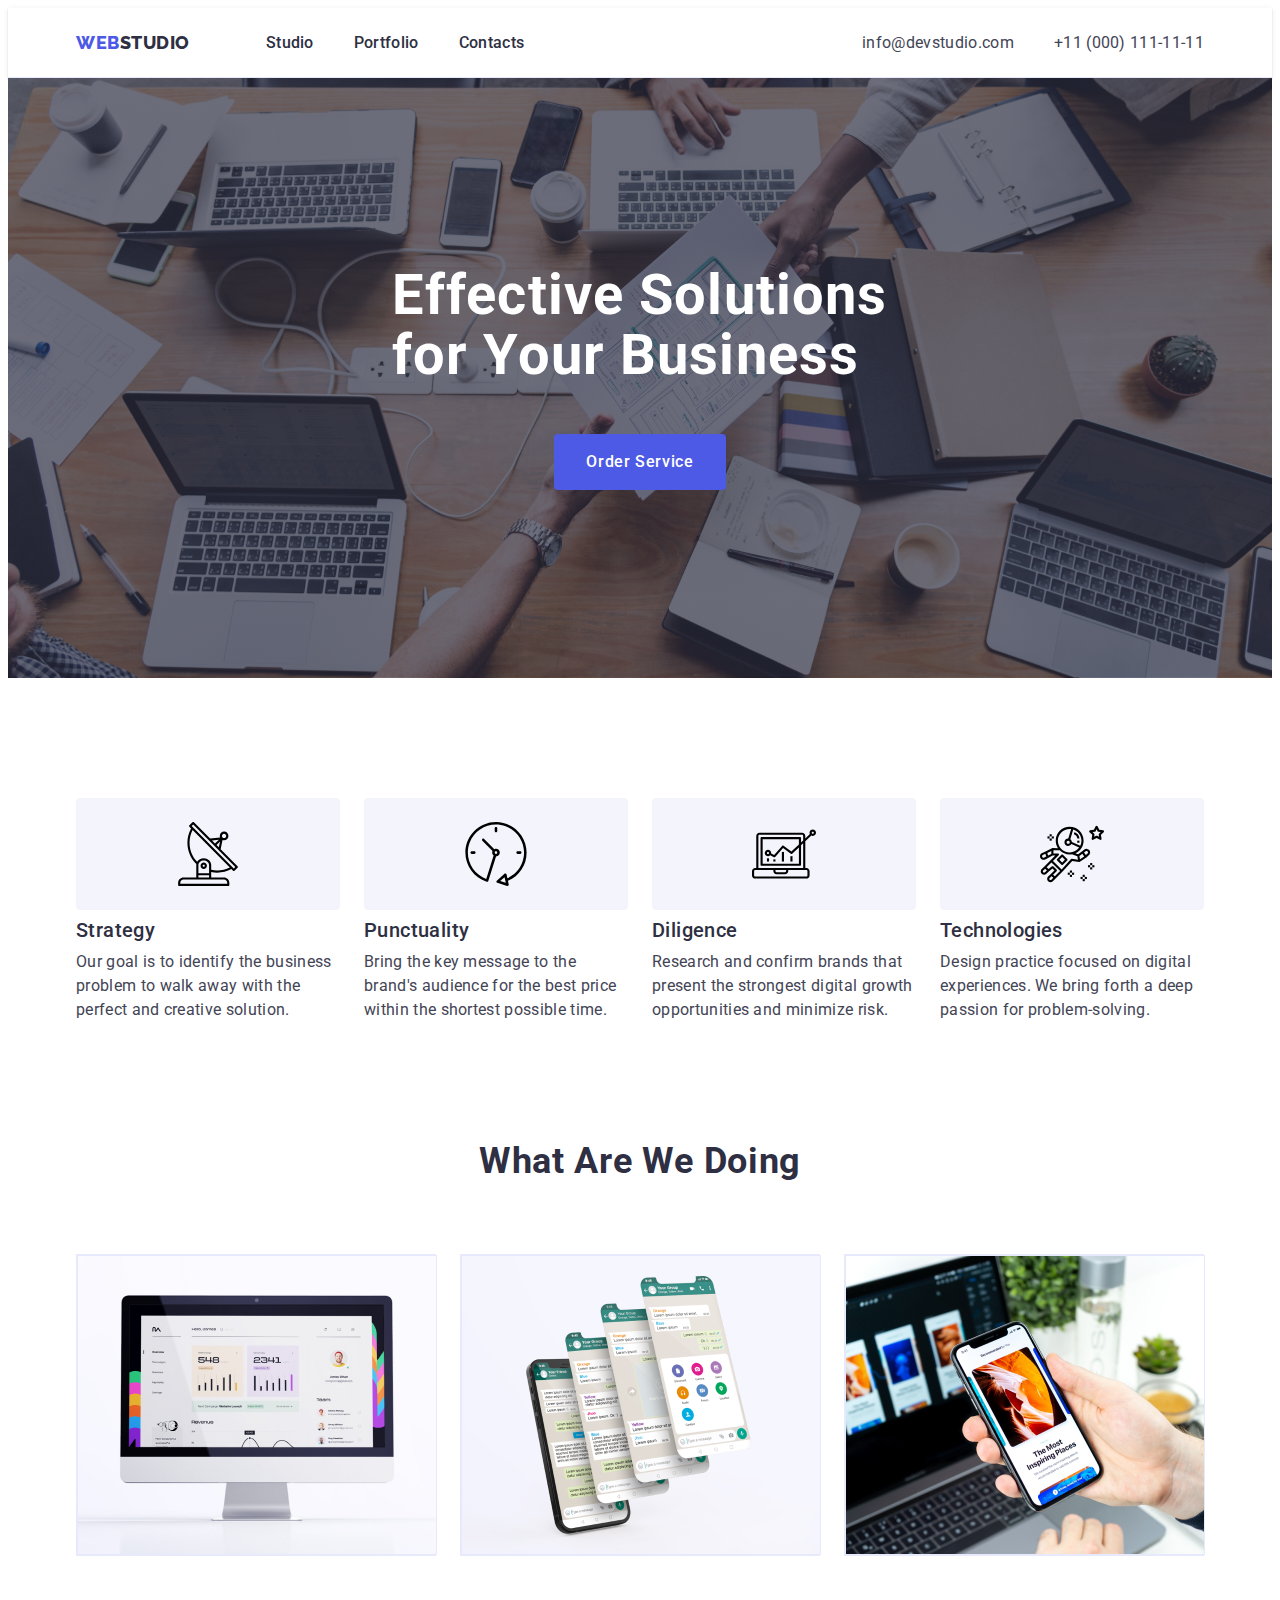
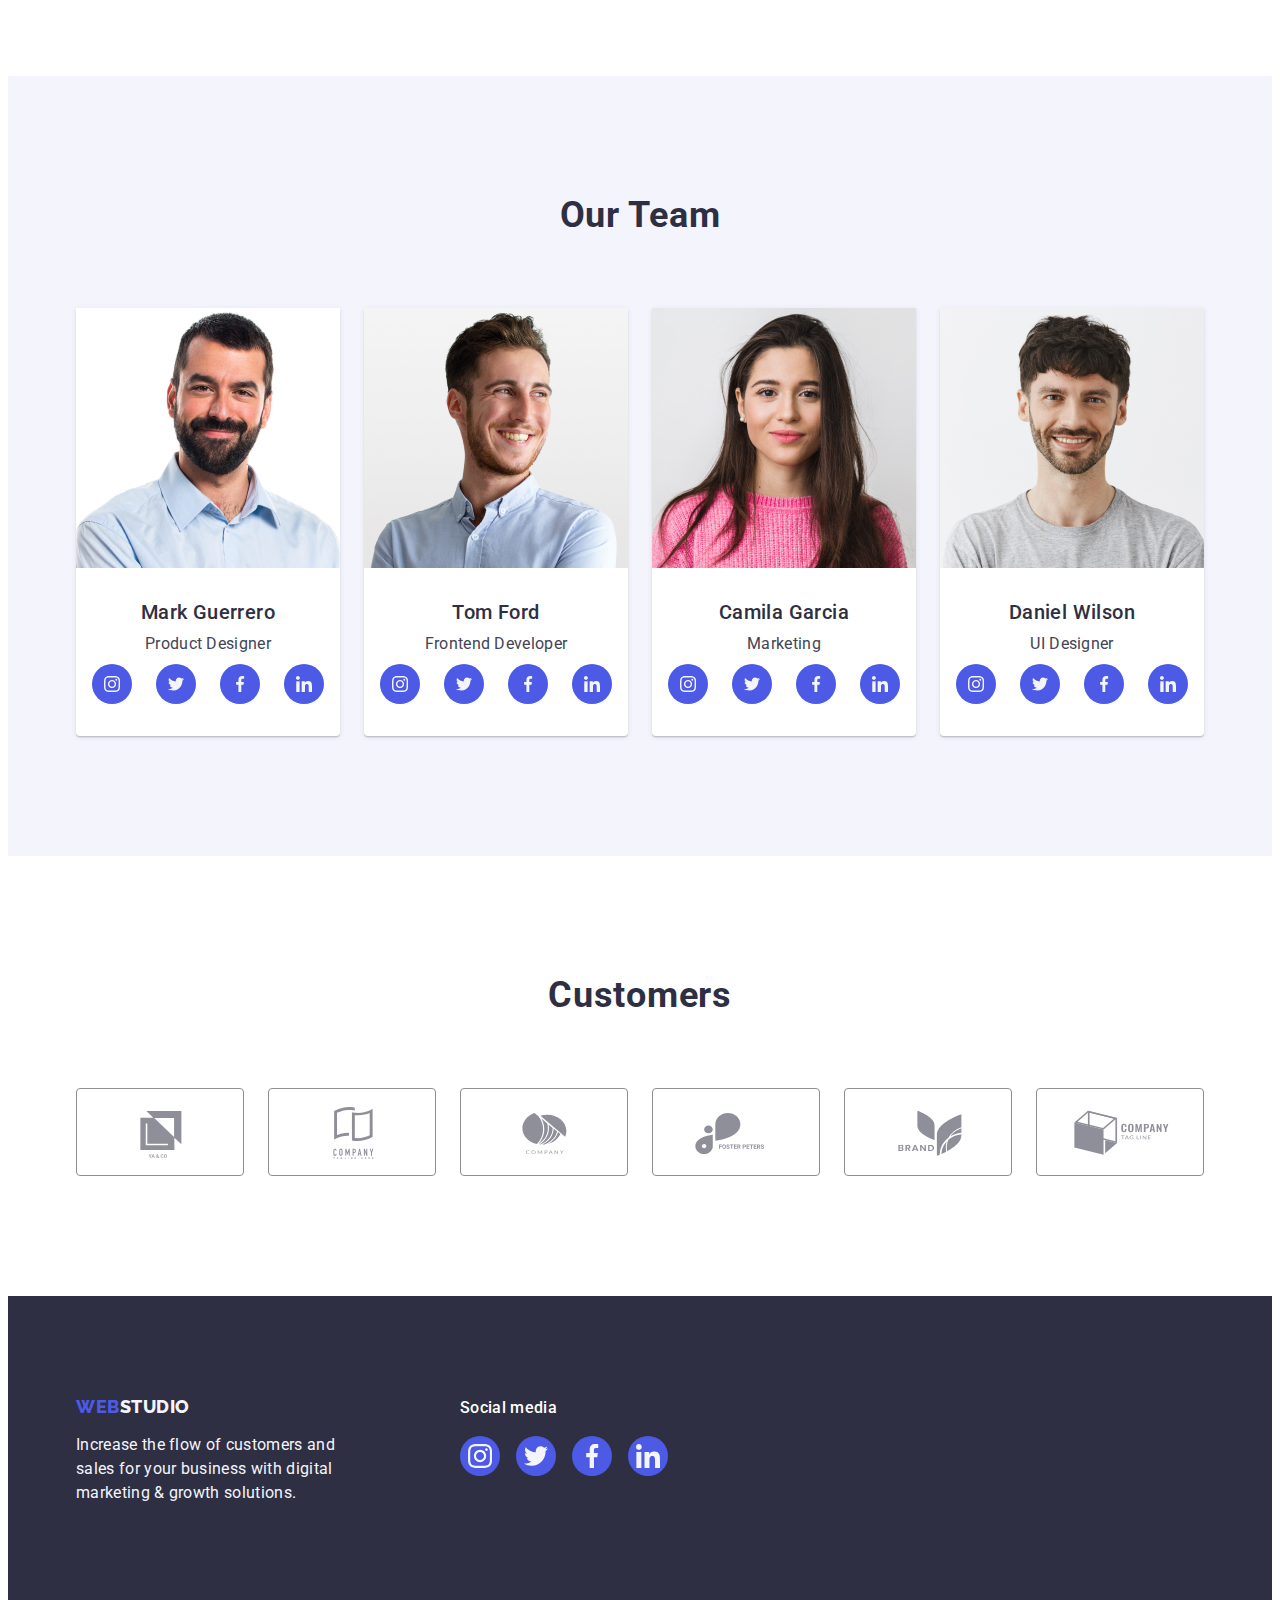
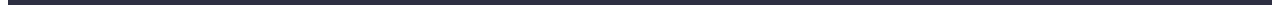
<file: index.html>
<!DOCTYPE html>
<html lang="en">
  <head>
    <meta charset="UTF-8">
    <meta name="viewport" content="width=device-width, initial-scale=1.0">
    <title>Document</title>
    <link rel="preconnect" href="https://fonts.googleapis.com">
    <link rel="preconnect" href="https://fonts.gstatic.com" crossorigin>
    <link
    href="https://fonts.googleapis.com/css2?family=Raleway:wght@800&family=Roboto:wght@400;500;700;900&display=swap"
    rel="stylesheet">
<link rel="stylesheet" href="https://cdnjs.cloudflare.com/ajax/libs/modern-normalize/2.0.0/modern-normalize.min.css" integrity="sha512-4xo8blKMVCiXpTaLzQSLSw3KFOVPWhm/TRtuPVc4WG6kUgjH6J03IBuG7JZPkcWMxJ5huwaBpOpnwYElP/m6wg==" crossorigin="anonymous" referrerpolicy="no-referrer">
<link rel="stylesheet" href="./css/styles.css">
  
 

<!-- ПОЧАТКОВА секція хедера -->
</head>
  <body>
    <header class="site-header">
      <div class="container header-flex">
        <nav class="nav-flex">
          <a href="./index.html" class="logo link"
            >Web<span class="logo-header">Studio</span></a
          >
          <ul class="nav list">
            <li class="nav-link">
              <a href="./index.html" class="item link current">Studio</a>
            </li>
            <li class="nav-link">
              <a href="./portfolio.html" class="item link">Portfolio</a>
            </li>
            <li class="nav-link"><a href="" class="item link">Contacts</a></li>
          </ul>
        </nav>
        <address class="address">
          <ul class="address-list list">
            <li class="address-link">
              <a href="mailto:info@devstudio.com" class="item link"
                >info@devstudio.com</a
              >
            </li>
            <li class="address-link">
              <a href="tel:+110001111111" class="item link"
                >+11 (000) 111-11-11</a
              >
            </li>
          </ul>
        </address>
      </div>
    </header>
    <main>



      <!-- Секція №1 HERO -->
      <section class="hero">
        <div class="container">
          <h1 class="hero-title">Effective Solutions for Your Business</h1>
          <button type="button" class="hero-btn">Order Service</button>
        </div>
      </section>



      <!-- Секція №2 FEATURES особливості, 4 контейнери з іконками-->
      <section class="section">
        <div class="container">
          <h2 class="visually-hidden">Features</h2>
          <ul class="features list">
            <li class="card">
              <div class="features-icon">
                <svg width="64" height="64">
                  <use href="./images/icons.svg#icon-antenna"></use>
                </svg>
              </div>
              <h3 class="features-title">Strategy</h3>
              <p class="features-text">
                Our goal is to identify the business problem to walk away with
                the perfect and creative solution.
              </p>
            </li>
            <li class="card">
              <div class="features-icon">
                <svg width="64" height="64">
                  <use href="./images/icons.svg#icon-clock"></use>
                </svg>
              </div>
              <h3 class="features-title">Punctuality</h3>
              <p class="features-text">
                Bring the key message to the brand's audience for the best price
                within the shortest possible time.
              </p>
            </li>
            <li class="card">
              <div class="features-icon">
                <svg width="64" height="64">
                  <use href="./images/icons.svg#icon-diagram"></use>
                </svg>
              </div>
              <h3 class="features-title">Diligence</h3>
              <p class="features-text">
                Research and confirm brands that present the strongest digital
                growth opportunities and minimize risk.
              </p>
            </li>
            <li class="card">
              <div class="features-icon">
                <svg width="64" height="64">
                  <use href="./images/icons.svg#icon-astronaut"></use>
                </svg>
              </div>
              <h3 class="features-title">Technologies</h3>
              <p class="features-text">
                Design practice focused on digital experiences. We bring forth a
                deep passion for problem-solving.
              </p>
            </li>
          </ul>
        </div>
      </section>



      <!-- Секція №3 IMG для What are we doing -->
      <section class="section-img">
        <div class="container">
          <h2 class="header">What are we doing</h2>
          <ul class="img list">
            <li class="img-card">
              <img src="./images/rectangle71.jpg" alt="development of sites">
            </li>
            <li class="img-card">
              <img
                src="./images/rectangle72.jpg"
                alt="development of mobile applications">
            </li>
            <li class="img-card">
              <img src="./images/rectangle73.jpg" alt="design development">
            </li>
          </ul>
        </div>
      </section>



      <!-- Секція №4 Our Team з іконками з 4 соціальними мережами -->
      <section class="section team">
        <div class="container">
          <h2 class="team-header">Our Team</h2>
          
          <ul class="team-block list">
            <li class="team-card">
              <img src="./images/mark.jpg" alt="Mark" width="264">
              <div class="team-info">
                <h3 class="team-person">Mark Guerrero</h3>
                <p class="team-position">Product Designer</p>
                
                <ul class="social-item list">
                  <li class="social-item">
                    <a class="team-iconbgr" href="">
                      <svg class="team-icon" width="16" height="16">
                        <use href="./images/icons.svg#icon-instagram-team"></use>
                      </svg>
                    </a>
                  </li>
                  
                  <li class="social-item">
                    <a href="" class="team-iconbgr">
                      <svg class="team-icon" width="16" height="16">
                        <use href="./images/icons.svg#icon-twitter-team"></use>
                      </svg>
                    </a>
                  </li>
                  <li class="social-item">
                    <a href="" class="team-iconbgr">
                      <svg class="team-icon" width="16" height="16">
                        <use href="./images/icons.svg#icon-facebook-team"></use>
                      </svg>
                    </a>
                  </li>
                  <li class="social-item">
                    <a href="" class="team-iconbgr">
                      <svg class="team-icon" width="16" height="16">
                        <use href="./images/icons.svg#icon-linkedin-team"></use>
                      </svg>
                    </a>
                  </li>
                </ul>
              </div>
            </li>
            <li class="team-card">
              <img src="./images/tom.jpg" alt="Tom" width="264">
              <div class="team-info">
                <h3 class="team-person">Tom Ford</h3>
                <p class="team-position">Frontend Developer</p>
                <ul class="social-item list">
                  <li class="social-item">
                    <a href="" class="team-iconbgr">
                      <svg class="team-icon" width="16" height="16">
                        <use href="./images/icons.svg#icon-instagram-team"></use>
                      </svg>
                    </a>
                  </li>
                  <li class="social-item">
                    <a href="" class="team-iconbgr">
                      <svg class="team-icon" width="16" height="16">
                        <use href="./images/icons.svg#icon-twitter-team"></use>
                      </svg>
                    </a>
                  </li>
                  <li class="social-item">
                    <a href="" class="team-iconbgr">
                      <svg class="team-icon" width="16" height="16">
                        <use href="./images/icons.svg#icon-facebook-team"></use>
                      </svg>
                    </a>
                  </li>
                  <li class="social-item">
                    <a class="team-iconbgr" href="">
                      <svg class="team-icon" width="16" height="16">
                        <use href="./images/icons.svg#icon-linkedin-team"></use>
                      </svg>
                    </a>
                  </li>
                </ul>
              </div>
            </li>
            <li class="team-card">
              <img src="./images/camila.jpg" alt="Camila" width="264">
              <div class="team-info">
                <h3 class="team-person">Camila Garcia</h3>
                <p class="team-position">Marketing</p>
                <ul class="social-item list">
                  <li class="social-item">
                    <a class="team-iconbgr" href="">
                      <svg class="team-icon" width="16" height="16">
                        <use href="./images/icons.svg#icon-instagram-team"></use>
                      </svg>
                    </a>
                  </li>

                  <li class="social-item">
                    <a class="team-iconbgr" href="">
                      <svg class="team-icon" width="16" height="16">
                        <use href="./images/icons.svg#icon-twitter-team"></use>
                      </svg>
                    </a>
                  </li>

                  <li class="social-item">
                    <a class="team-iconbgr" href="">
                      <svg class="team-icon" width="16" height="16">
                        <use href="./images/icons.svg#icon-facebook-team"></use>
                      </svg>
                    </a>
                  </li>

                  <li class="social-item">
                    <a class="team-iconbgr" href="">
                      <svg class="team-icon" width="16" height="16">
                        <use href="./images/icons.svg#icon-linkedin-team"></use>
                      </svg>
                    </a>
                  </li>
                </ul>
              </div>
            </li>
            <li class="team-card">
              <img src="./images/daniel.jpg" alt="Daniel" width="264">
              <div class="team-info">
                <h3 class="team-person">Daniel Wilson</h3>
                <p class="team-position">UI Designer</p>
                <ul class="social-item list">
                  <li class="social-item">
                    <a class="team-iconbgr" href="">
                      <svg class="team-icon" width="16" height="16">
                        <use href="./images/icons.svg#icon-instagram-team"></use>
                      </svg>
                    </a>
                  </li>
                  <li class="social-item">
                    <a class="team-iconbgr" href="">
                      <svg class="team-icon" width="16" height="16">
                        <use href="./images/icons.svg#icon-twitter-team"></use>
                      </svg>
                    </a>
                  </li>
                  <li class="social-item">
                    <a class="team-iconbgr" href="">
                      <svg class="team-icon" width="16" height="16">
                        <use href="./images/icons.svg#icon-facebook-team"></use>
                      </svg>
                    </a>
                  </li>
                  <li class="social-item">
                    <a class="team-iconbgr" href="">
                      <svg class="team-icon" width="16" height="16">
                        <use href="./images/icons.svg#icon-linkedin-team"></use>
                      </svg>
                    </a>
                  </li>
                </ul>
              </div>
            </li>
          </ul>
        </div>
      </section>





      <!-- Секція №5 CUSTOMERS з іконками -->
      <section class="section">
        <div class="container">
          <h2 class="header">Customers</h2>
          <ul class="customers-item list">
            <li class="customers-margin">
              <a class="customers-border" href="">
                <svg class="customers-icon" width="104" height="56">
                  <use href="./images/icons.svg#icon-Logo"></use>
                </svg>
              </a>
            </li>
            <li class="customers-margin">
              <a href="" class="customers-border">
                <svg class="customers-icon" width="104" height="56">
                  <use href="./images/icons.svg#icon-Logo-1"></use>
                </svg>
              </a>
            </li>
            <li class="customers-margin">
              <a href="" class="customers-border">
                <svg class="customers-icon" width="104" height="56">
                  <use href="./images/icons.svg#icon-Logo-2"></use>
                </svg>
              </a>
            </li>
            <li class="customers-margin">
              <a href="" class="customers-border">
                <svg class="customers-icon" width="104" height="56">
                  <use href="./images/icons.svg#icon-Logo-3"></use>
                </svg>
              </a>
            </li>
            <li class="customers-margin">
              <a href="" class="customers-border">
                <svg class="customers-icon" width="104" height="56">
                  <use href="./images/icons.svg#icon-Logo-4"></use>
                </svg>
              </a>
            </li>
            <li class="customers-margin">
              <a href="" class="customers-border">
                <svg class="customers-icon" width="104" height="56">
                  <use href="./images/icons.svg#icon-Logo-5"></use>
                </svg>
              </a>
            </li>
          </ul>
        </div>
      </section>
    </main>

    

<!-- Секція №6 FOOTER з іконками 4 соціальних мереж -->

    <footer class="footer">
      <div class="container footer-flex">
        <div class="footer-text">
          <a href="./index.html" class="footer-logo link"
            >Web<span class="footer-accent">Studio</span></a
          >
          <p class="text-footer">
            Increase the flow of customers and sales for your business with
            digital marketing &#38; growth solutions.
          </p>
        </div>
        <div class="social-media">
          <p class="social-header">Social media</p>
          <ul class="social-flex list">
            <li class="social-list">
              <a href="" class="icon-bgr">
                <svg class="footer-icon" width="24" height="24">
                  <use href="./images/icons.svg#icon-instagram-futer"></use>
                </svg>
              </a>
            </li>
            <li class="social-list">
              <a href="" class="icon-bgr">
                <svg class="footer-icon" width="24" height="24">
                  <use href="./images/icons.svg#icon-twitter-futer"></use>
                </svg>
              </a>
            </li>
            <li class="social-list">
              <a href="" class="icon-bgr">
                <svg class="footer-icon" width="24" height="24">
                  <use href="./images/icons.svg#icon-facebook-futer"></use>
                </svg>
              </a>
            </li>
            <li class="social-list">
              <a href="" class="icon-bgr">
                <svg class="footer-icon" width="24" height="24">
                  <use href="./images/icons.svg#icon-linkedin-futer"></use>
                </svg>
              </a>
            </li>
          </ul>
        </div>
      </div>
    </footer>
  </body>
</html>
</file>
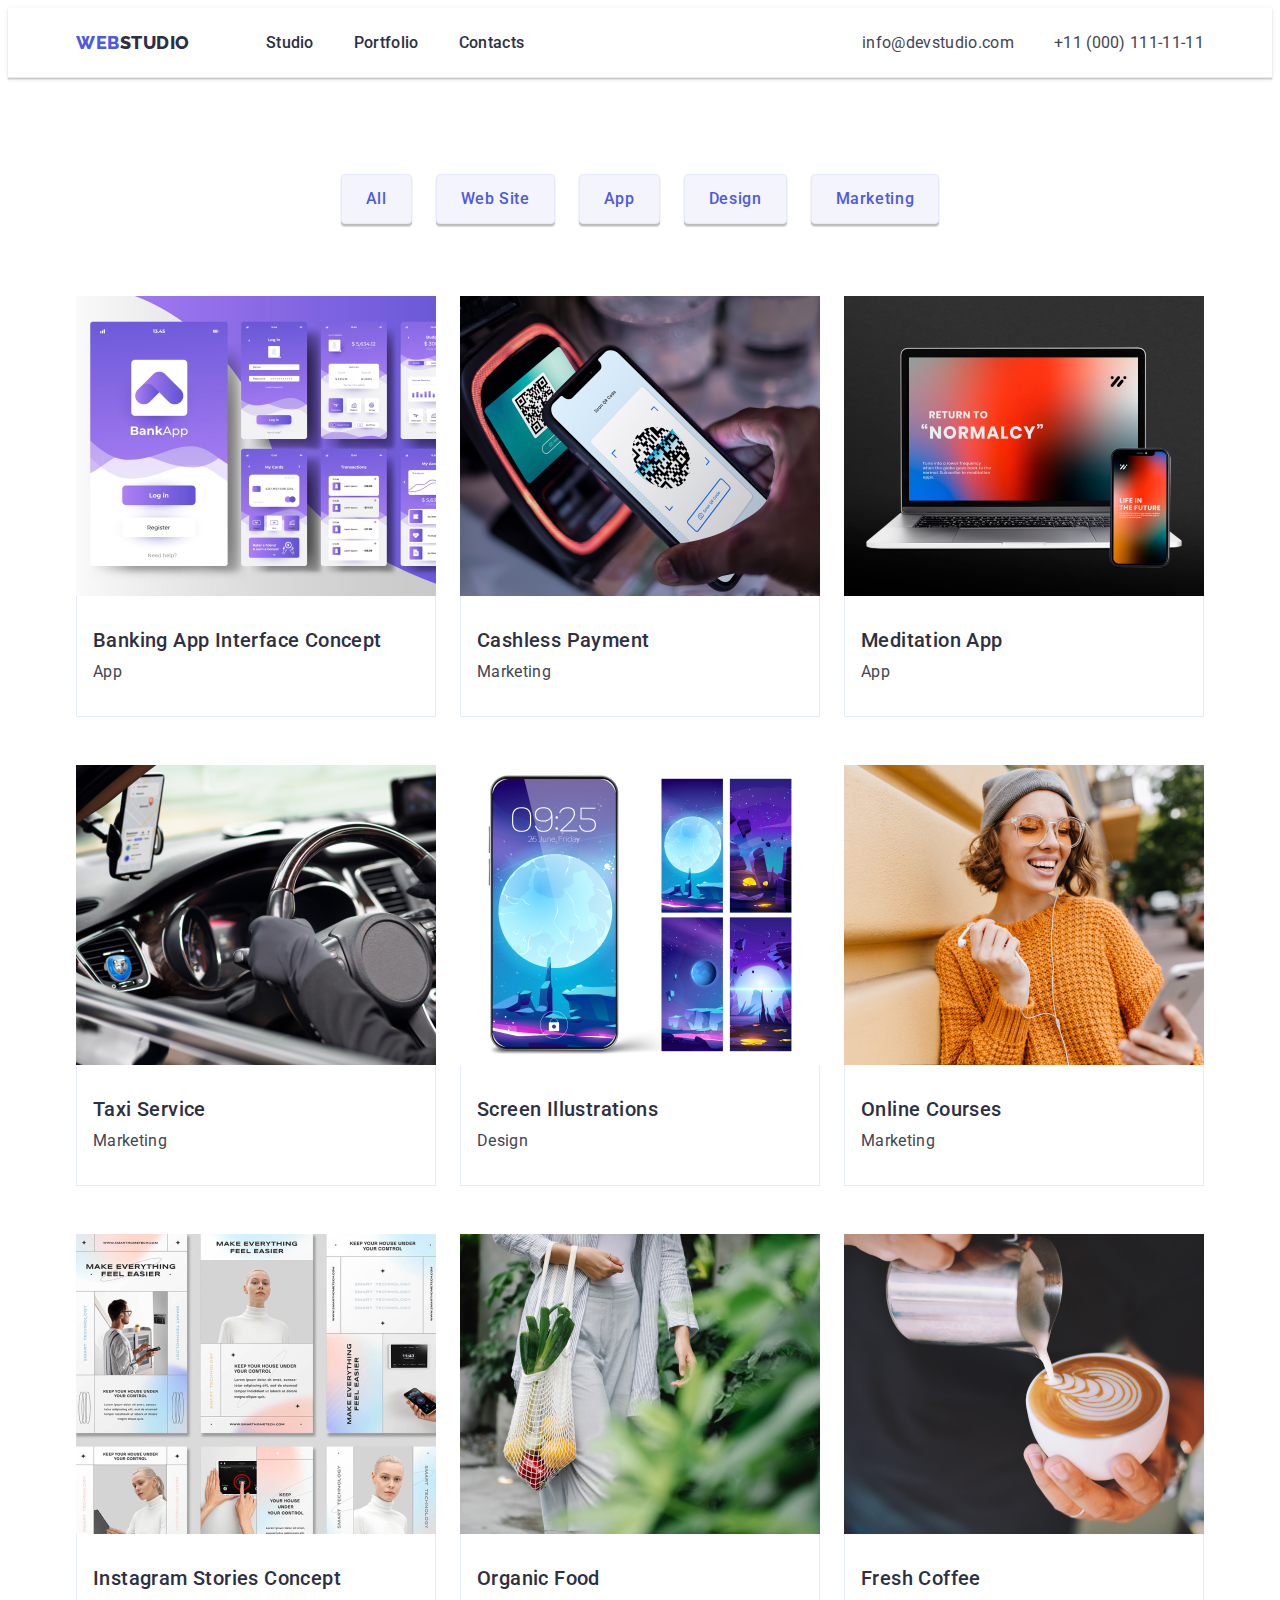
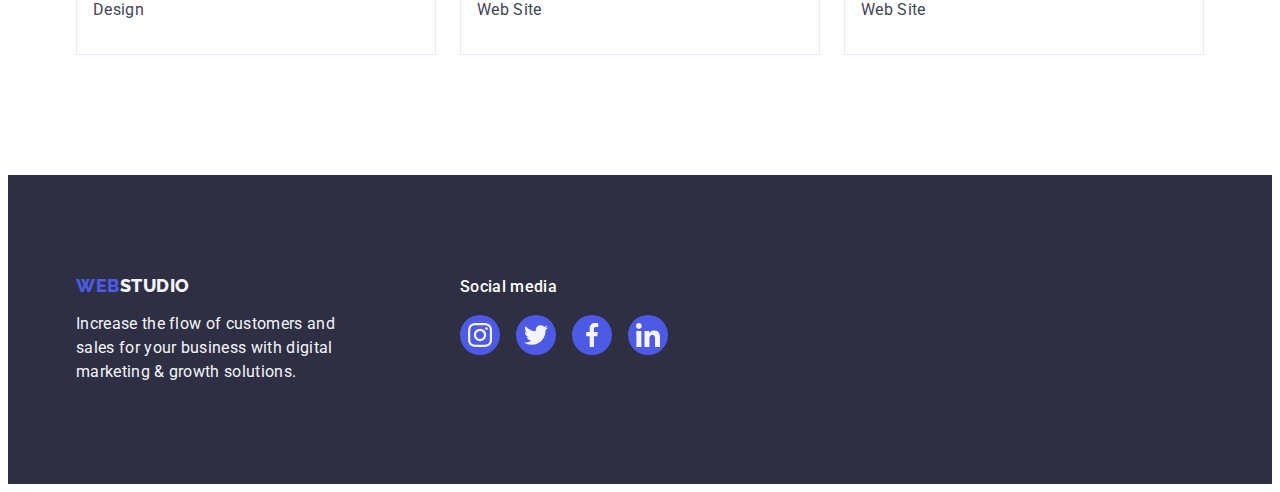
<file: portfolio.html>
<!DOCTYPE html>
<html lang="en">
  <head>
    <meta charset="UTF-8">
    <meta name="viewport" content="width=device-width, initial-scale=1.0">
    <title>Document</title>
    <link rel="preconnect" href="https://fonts.googleapis.com">
    <link rel="preconnect" href="https://fonts.gstatic.com" crossorigin>
    <link
    href="https://fonts.googleapis.com/css2?family=Raleway:wght@800&family=Roboto:wght@400;500;700;900&display=swap"
    rel="stylesheet">
<link rel="stylesheet" href="https://cdnjs.cloudflare.com/ajax/libs/modern-normalize/2.0.0/modern-normalize.min.css" integrity="sha512-4xo8blKMVCiXpTaLzQSLSw3KFOVPWhm/TRtuPVc4WG6kUgjH6J03IBuG7JZPkcWMxJ5huwaBpOpnwYElP/m6wg==" crossorigin="anonymous" referrerpolicy="no-referrer">
<link rel="stylesheet" href="./css/styles.css">
  </head>
  <body>
    <header class="site-header">
      <div class="container header-flex">
        <nav class="nav-flex">
          <a href="./index.html" class="logo link"
            >Web<span class="logo-header">Studio</span></a
          >
          <ul class="nav list">
            <li class="nav-link">
              <a href="./index.html" class="item link">Studio</a>
            </li>
            <li class="nav-link">
              <a href="./portfolio.html" class="item link current">Portfolio</a>
            </li>
            <li class="nav-link"><a href="" class="item link">Contacts</a></li>
          </ul>
        </nav>
        <address class="address">
          <ul class="address-list list">
            <li class="address-link">
              <a href="mailto:info@devstudio.com" class="item link"
                >info@devstudio.com</a
              >
            </li>
            <li class="address-link">
              <a href="tel:+110001111111" class="item link"
                >+11 (000) 111-11-11</a
              >
            </li>
          </ul>
        </address>
      </div>
    </header>



<!-- ОСНОВНА сторінка  portfolio -->

    <main>
      <section class="portfolio">
        <div class="container">
          <h1 class="visually-hidden">Portfolio</h1>
          <ul class="btn-list list">
            <li class="item"><button type="button" class="btn">All</button></li>
            <li class="item">
              <button type="button" class="btn">Web Site</button>
            </li>
            <li class="item"><button type="button" class="btn">App</button></li>
            <li class="item">
              <button type="button" class="btn">Design</button>
            </li>
            <li class="item">
              <button type="button" class="btn">Marketing</button>
            </li>
          </ul>
          <ul class="project list">
            <li class="project-card">
              <a href="" class="project-link link">
                <img
                  src="./images/img1.jpg"
                  alt="Banking"
                  width="360">
                <div class="border">
                  <h2 class="project-title">Banking App Interface Concept</h2>
                  <p class="project-text">App</p>
                </div>
              </a>
            </li>
            <li class="project-card">
              <a href="" class="project-link link">
                <img
                  src="./images/img2.jpg"
                  alt="Cashless"
                  width="360">
                <div class="border">
                  <h2 class="project-title">Cashless Payment</h2>
                  <p class="project-text">Marketing</p>
                </div>
              </a>
            </li>
            <li class="project-card">
              <a href="" class="project-link link">
                <img
                  src="./images/img3.jpg"
                  alt="Meditation"
                  width="360">
                <div class="border">
                  <h2 class="project-title">Meditation App</h2>
                  <p class="project-text">App</p>
                </div></a
              >
            </li>
            <li class="project-card">
              <a href="" class="project-link link">
                <img
                  src="./images/img4.jpg"
                  alt="Taxi Service"
                  width="360">
                <div class="border">
                  <h2 class="project-title">Taxi Service</h2>
                  <p class="project-text">Marketing</p>
                </div></a
              >
            </li>
            <li class="project-card">
              <a href="" class="project-link link">
                <img
                  src="./images/img5.jpg"
                  alt="Screen Illustrations"
                  width="360">
                <div class="border">
                  <h2 class="project-title">Screen Illustrations</h2>
                  <p class="project-text">Design</p>
                </div></a
              >
            </li>
            <li class="project-card">
              <a href="" class="project-link link">
                <img
                  src="./images/img6.jpg"
                  alt="Online Courses"
                  width="360">
                <div class="border">
                  <h2 class="project-title">Online Courses</h2>
                  <p class="project-text">Marketing</p>
                </div></a
              >
            </li>
            <li class="project-card">
              <a href="" class="project-link link">
                <img
                  src="./images/img7.jpg"
                  alt="Instagram Stories Concept"
                  width="360">
                <div class="border">
                  <h2 class="project-title">Instagram Stories Concept</h2>
                  <p class="project-text">Design</p>
                </div></a
              >
            </li>
            <li class="project-card">
              <a href="" class="project-link link">
                <img
                  src="./images/img8.jpg"
                  alt="Organic Food"
                  width="360">
                <div class="border">
                  <h2 class="project-title">Organic Food</h2>
                  <p class="project-text">Web Site</p>
                </div></a
              >
            </li>
            <li class="project-card">
              <a href="" class="project-link link">
                <img
                  src="./images/img9.jpg"
                  alt="Fresh Coffee"
                  width="360">
                <div class="border">
                  <h2 class="project-title">Fresh Coffee</h2>
                  <p class="project-text">Web Site</p>
                </div></a
              >
            </li>
          </ul>
        </div>
      </section>
    </main>




<!-- portfolio FOOTER з іконками 4 соціальних мереж -->

    <footer class="footer">
      <div class="container footer-flex">
        <div class="footer-text">
          <a href="./index.html" class="footer-logo link"
            >Web<span class="footer-accent">Studio</span></a
          >
          <p class="text-footer">
            Increase the flow of customers and sales for your business with
            digital marketing &#38; growth solutions.
          </p>
        </div>
        <div class="social-media">
          <p class="social-header">Social media</p>
          <ul class="social-flex list">
            <li class="social-list">
              <a href="" class="icon-bgr">
                <svg class="footer-icon" width="24" height="24">
                  <use href="./images/icons.svg#icon-instagram-futer"></use>
                </svg>
              </a>
            </li>
            <li class="social-list">
              <a href="" class="icon-bgr">
                <svg class="footer-icon" width="24" height="24">
                  <use href="./images/icons.svg#icon-twitter-futer"></use>
                </svg>
              </a>
            </li>
            <li class="social-list">
              <a href="" class="icon-bgr">
                <svg class="footer-icon" width="24" height="24">
                  <use href="./images/icons.svg#icon-facebook-futer"></use>
                </svg>
              </a>
            </li>
            <li class="social-list">
              <a href="" class="icon-bgr">
                <svg class="footer-icon" width="24" height="24">
                  <use href="./images/icons.svg#icon-linkedin-futer"></use>
                </svg>
              </a>
            </li>
          </ul>
        </div>
      </div>
    </footer>
  </body>
</html>
</file>
<file: css/styles.css>
html {
    box-sizing: border-box;
}
*,
*::before,
*::after {
    box-sizing: inherit;
}
:root {
    --navy-blue-color: #2E2F42;
    --slate-color: #434455;
    --iris-color: #4D5AE5;
    --white-color:#FFFFFF;
    --cloud-color: #F4F4FD;
    --cornflower-color:#E7E9FC;
    --ocean-color: #404BBF;
    --light-slate-color:#8E8F99;
    --green-color: #31D0AA;
}
body {
  padding-top: 0;
  padding-bottom: 0;

  color:var(--slate-color);
  background-color: var(--white-color);

  font-family: Roboto, sans-serif; 
  font-style: normal;
  font-weight: 400;
  font-size: 16px;
  line-height: 1.5;
  letter-spacing: 0.02em;
}
h1,
h2,
h3,
h4,
p,
a,
ul {
    padding: 0;
    margin: 0;
}
img {
    display: block;
}
.link {
    text-decoration: none;
}
.list {
    list-style: none;
}
/* Container site */
.container {
    width: 1158px;
    padding-left: 15px;
    padding-right: 15px;
    margin: 0 auto;
}
.section {
    padding-top: 120px;
    padding-bottom: 120px;
}



/* ПОЧАТКОВА секція хедера*/
.site-header {
    display: flex;
    justify-content: center;

    border-bottom: 1px solid var(--cornflower-color);
    box-shadow: 0px 2px 1px rgba(46, 47, 66, 0.08), 0px 1px 1px rgba(46, 47, 66, 0.16), 0px 1px 6px rgba(46, 47, 66, 0.08);
}
.header-flex {
    display: flex;
    align-items: center;
}
.nav-flex {
    display: flex;
    align-items: center;
}
.logo{
    padding-top: 24px;
    padding-bottom: 24px;
    
    margin-right: 76px;

    color: var(--iris-color);

    font-family: "Raleway", sans-serif;
    font-weight: 800;
    font-size: 18px;
    line-height: 1.17;
    letter-spacing: 0.03em;

    text-transform: uppercase;
}
.logo-header {
    color: var(--navy-blue-color);
}
.nav {
    display: flex;

    font-weight: 500;   
}
.nav .item {
    padding-top: 24px;
    padding-bottom: 24px;
    color: #2E2F42
}
.nav .item:hover ,
.nav .item:focus {
    color: var(--ocean-color);
}
.nav .nav-link {
    margin-right: 40px;
    
    
}

.nav-link {
color: #2E2F42;
}

.nav .nav-link:last-child {
    margin-right: 0;
}
.address {
    margin-left: auto;

    font-style: normal;
}
.address-list {
    display: flex; 
}
.address .item {  
    padding-top: 24px;
    padding-bottom: 24px;

    color: var(--slate-color);
}
.address .item:hover,
.address .item:focus {
    color: var(--ocean-color);
}
.address-list .address-link {
    margin-right: 40px;
}
.address-list .address-link:last-child {
    margin-right: 0;
}
.current {
    color:#2E2F42;
}



/* Секція №1 HERO */
.hero {
    display: block;
    margin: auto;

    padding-top: 188px;
    padding-bottom: 188px;

    max-width: 1440px;
    
    background-image: linear-gradient( rgba(46, 47, 66, 0.7),rgba(46, 47, 66, 0.7)) ,url(../images/bg-hero.jpg);
    background-repeat: no-repeat;
    background-position: center;
    background-size: cover;
       

    background-color: var(--navy-blue-color); 
}
.hero-title {
    display: block;
    margin: auto;
    max-width: 496px;
    padding-bottom: 48px;

    color: var(--white-color);

    font-weight: 700;
    font-size: 56px;
    line-height: 1.07;
    letter-spacing: 0.02em;
    
}
.hero-btn {
    display: block;
    margin: auto;
    min-width: 169px;
    height: 56px;
    border: none;

    padding: 16px 32px;
    border-radius: 4px;
    
    color: var(--white-color);
    background-color: var(--iris-color);
    font-family: inherit;
    font-weight: 500;
    font-size: 16px;
    line-height: 1.5;
    letter-spacing: 0.04em;
    cursor: pointer;
} 
.hero-btn:hover,
.hero-btn:focus {
    background-color: var(--ocean-color);
}


/* Секція №2 FEATURES особливості, 4 контейнери з іконками */
.visually-hidden {
    position: absolute;
    width: 1px;
    height: 1px;
    margin: -1px;
    border: 0;
    padding: 0;
    white-space: nowrap;
    clip-path: inset(100%);
    clip: rect(0 0 0 0);
    overflow: hidden;
}
.features {
    display: flex;
}
.features .card {
    margin-right: 24px;
    width: calc((100% - 72px) / 4);
}
.features-icon {
    display: flex;
    justify-content: center;
    align-items: center;

    width: 100%;
    height: 112px;
    margin-bottom: 8px;

    background-color: var(--cloud-color);
    border-radius: 4px;
}
.features .card:last-child {
    margin-right: 0;
}
.features-title {
    margin-bottom: 8px;

    color: var(--navy-blue-color);
    font-weight: 500;
    font-size: 20px;
    line-height: 1.2;
    letter-spacing: 0.02em;
}
.features-text {
    
}




/* Секція №3 IMG для What are we doing */
.section-img {
    padding-bottom: 120px;
}
.header{
    margin-top: 0;
    margin-bottom: 72px;

    color: var(--navy-blue-color);
    font-weight: 700;
    font-size: 36px;
    line-height: 1.11;
    letter-spacing: 0.02em;
    text-transform: capitalize;
    text-align: center
}
.img {
    display: flex;
}
.img-card {
    width: calc((100% - 48px) / 3);
    margin-right: 24px;

    border: 1px solid var(--cornflower-color);
}
.img .img-card:last-child {
    margin-right: 0;
}



/* Секція №4 Our Team з іконками з 4 соціальними мережами */
.team {
    background-color: var(--cloud-color);
}
.team-header {
    margin-bottom: 72px;

    color: var(--navy-blue-color);

    font-weight: 700;
    font-size: 36px;
    line-height: 1.11;
    letter-spacing: 0.02em;

    text-transform: capitalize;
    text-align: center
}
.team-block {
    display: flex;   
}
.team-card {
    margin-right: 24px;

    background-color: var(--white-color);

    box-shadow: 0px 1px 6px rgba(46, 47, 66, 0.08), 0px 1px 1px rgba(46, 47, 66, 0.16), 0px 2px 1px rgba(46, 47, 66, 0.08);
    border-radius: 0px 0px 4px 4px;
}
.team-block .team-card:last-child {
    margin-right: 0;
}
.team-info {
    padding-top: 32px;
    padding-bottom: 32px;
    padding-left: 16px;
    padding-right: 16px
}
.team-person {
    text-align: center;
    margin-bottom: 8px;

    color: var(--navy-blue-color);
    font-weight: 500;
    font-size: 20px;
    line-height: 1.2;
    letter-spacing: 0.02em;
}
.team-position {
    margin-bottom: 8px;

    text-align: center;
}
.social-item {
    display: flex;
    justify-content: center;
    gap: 24px;
}
/* .social-margin {
    margin-right: 24px;
}
.social-margin:last-child {
    margin-right: 0;
} */
.team-iconbgr {
    display: flex;
    justify-content: center;
    align-items: center;

    width: 40px;
    height: 40px;

   background-color: var(--iris-color); 

   border-radius: 50%;
}
.team-icon {
   fill: var(--cloud-color);
}
.team-iconbgr:hover,
.team-iconbgr:focus {
    background-color: var(--ocean-color);
}



/* Секція №5 CUSTOMERS з іконками */
.customers-item {
    display: flex;
    justify-content: space-between;
    gap: 24px;
}
/* .customers-margin {
    margin-right: 24px;
}
.customers-margin:last-child {
    margin-right: 0;
} */
.customers-border {
    display: flex;
    justify-content: center;
    align-items: center;

    width: 168px;
    height: 88px;
    
    border: 1px solid var(--light-slate-color);
    border-radius: 4px;
    color: var(--light-slate-color);
}
.customers-icon {
    fill: currentColor;
}
.customers-border:hover,
.customers-border:focus {
    color: var(--ocean-color);
    border: 1px solid var(--ocean-color);
}



/*  Секція №6 FOOTER з іконками 4 соціальних мереж */
.footer {
    padding-top: 100px;
    padding-bottom: 100px;
    background-color: var(--navy-blue-color);
}
.footer-text {
    margin-right: 120px;
}
.footer-logo {
    display: inline-block;
    margin-bottom: 16px;
    
    color: var(--iris-color);

    font-family: 'Raleway', sans-serif;
    font-weight: 800;
    font-size: 18px;
    line-height: 1.17;
    letter-spacing: 0.03em;
    text-transform: uppercase;
}
.footer-accent {
    color: var(--cloud-color);
}
.text-footer {
    max-width: 264px;

    color: var(--cloud-color);
}
.footer-flex {
    display: flex;
    align-items: baseline;
}
.social-media {
    
}
.social-header {
    margin-bottom: 16px;

    font-weight: 500;
    color: var(--white-color);
}
.social-flex {
    display: flex;  
    gap: 16px; 
}
/* .social-list {
    margin-right: 16px;
}
.social-list:last-child {
    margin-right: 0;
} */
.footer-icon {
    fill: var(--cloud-color);
}
.icon-bgr {
    display: flex;
    justify-content: center;
    align-items: center;
    
    width: 40px;
    height: 40px;
    
    background-color: var(--iris-color);
    
    border-radius: 50%;
}
.icon-bgr:hover,
.icon-bgr:focus {
    background-color: var(--green-color);
}




/* ОСНОВНА сторінка  portfolio */
.portfolio {
    padding-top: 96px;
    padding-bottom: 120px;
}
.btn-list {
    display: flex;
    justify-content: center;

    margin-bottom: 72px;
}
.btn {
    padding: 12px 24px;
    
    color: var(--iris-color);
    background-color: var(--cloud-color);

    font-family: inherit;
    font-style: normal;
    font-weight: 500;
    font-size: 16px;
    line-height: 1.5;
    letter-spacing: 0.04em;

    cursor: pointer;
    border: 1px solid var(--cornflower-color);
    box-shadow: 0px 3px 1px rgba(0, 0, 0, 0.1), 0px 2px 1px rgba(0, 0, 0, 0.08), 0px 2px 2px rgba(0, 0, 0, 0.12);
    border-radius: 4px;
}
.btn-list .item {
    margin-right: 24px;
}
.btn-list .item:last-child {
    margin-right: 0px;
}
.btn:hover,
.btn:focus {
    color: var(--white-color);
    background-color: var(--ocean-color);
    border: 1px solid transparent;
}
.project {
    display: flex;
    flex-wrap: wrap;
}
.project-card {
    margin-right: 24px;
    margin-bottom: 48px;

    background-color: var(--white-color);  
}
.project-card:nth-child(3n) {
    margin-right: 0;
}
.project-card:nth-last-child(-n + 3) {
    margin-bottom: 0;
}
.project-link {
    display: block;
}
.project-link:hover,
.project-link:focus {
    box-shadow: 0px 1px 6px rgba(46, 47, 66, 0.08), 0px 1px 1px rgba(46, 47, 66, 0.16), 0px 2px 1px rgba(46, 47, 66, 0.08);
}
.border {
    padding: 32px 16px;

    border-left: 1px solid var(--cornflower-color);
    border-right: 1px solid var(--cornflower-color);
    border-bottom: 1px solid var(--cornflower-color);
}
.project-title {
    margin-bottom: 8px;

    color: var(--navy-blue-color);
    font-weight: 500;
    font-size: 20px;
    line-height: 1.2;
    letter-spacing: 0.02em;
}
.project-text {
    color: var(--slate-color);  
}
</file>
